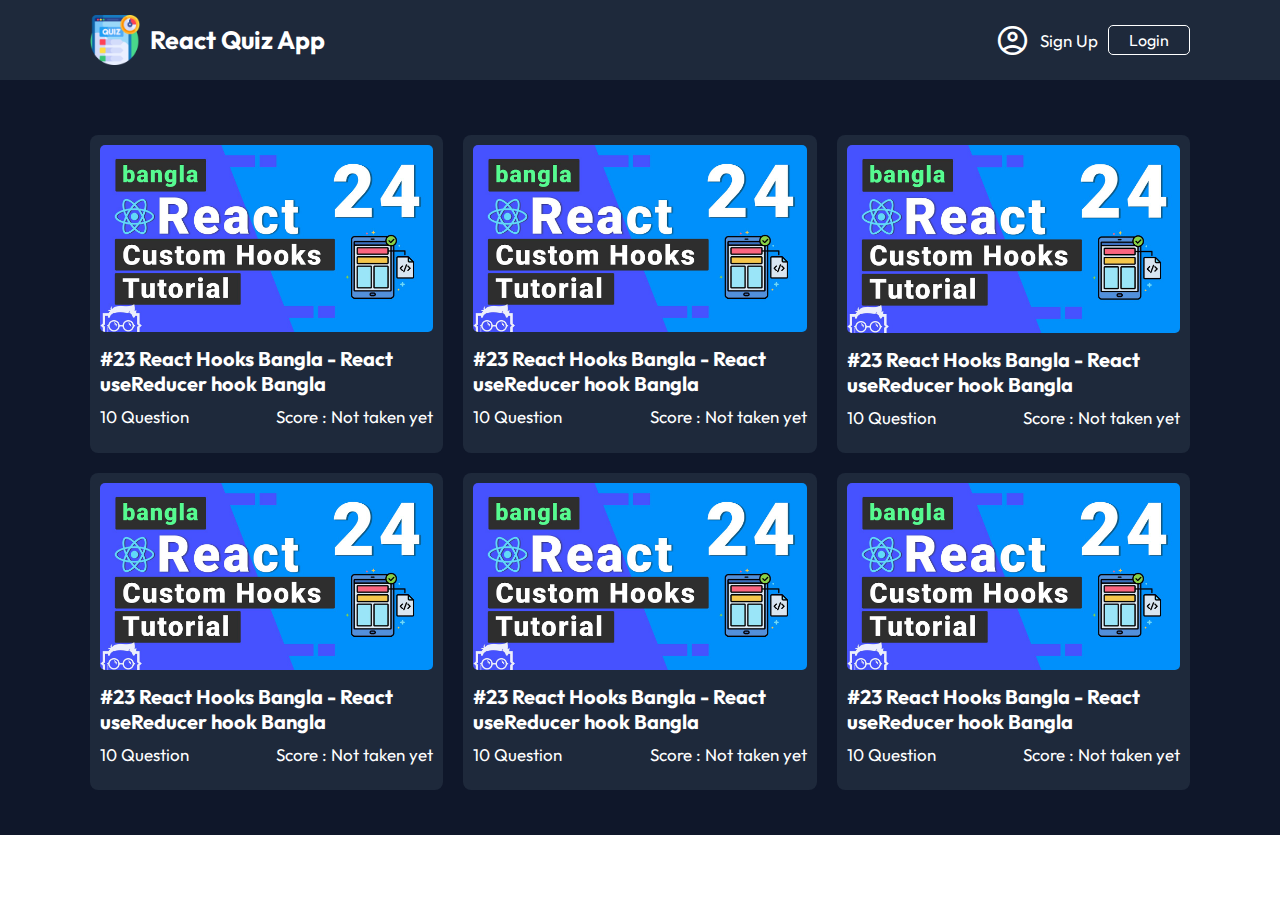
<file: index.html>
<!DOCTYPE html>
<html lang="en">
  <head>
    <meta charset="UTF-8" />
    <meta name="viewport" content="width=device-width, initial-scale=1.0" />
    <title>quiz</title>
    <!-- ======== website favicon image ========== -->
    <link rel="shortcut icon" href="./images/favicon.png" type="image/x-icon" />
    <!-- ======= google icon link ======= -->
    <link
      rel="stylesheet"
      href="https://fonts.googleapis.com/css2?family=Material+Symbols+Rounded:opsz,wght,FILL,GRAD@20..48,100..700,0..1,-50..200"
    />
    <!-- =========== css file link ========= -->
    <link rel="stylesheet" href="/styles/style.css" />
  </head>
  <body>
    <header>
      <nav class="nav_bar container">
        <a href="./index.html" class="logo">
          <img src="./images/quiz.png" alt="quiz-image" />
          <span>React Quiz App</span>
        </a>
        <div class="account">
          <span class="material-symbols-rounded"> account_circle </span>
          <!-- <span class="user_name">Rohan</span> -->
          <a class="signup_btn" href="">Sign Up</a>
          <a class="login_btn" href="">Login</a>
          <!-- <span class="material-symbols-rounded logout"> logout </span> -->
        </div>
      </nav>
    </header>
    <header>
      <nav class="nav_bar container">
        <a href="./index.html" class="logo">
          <img src="./images/quiz.png" alt="quiz-image" />
          <span>React Quiz App</span>
        </a>
        <div class="account">
          <span class="material-symbols-rounded"> account_circle </span>
          <!-- <span class="user_name">Rohan</span> -->
          <a class="signup_btn" href="./signup.html">Sign Up</a>
          <a class="login_btn" href="./login.html">Login</a>
          <!-- <span class="material-symbols-rounded logout"> logout </span> -->
        </div>
      </nav>
    </header>
    <section>
      <div class="container">
        <div class="videos">
          <a href="/quiz.html" class="video">
            <img src="./images/3.jpg" alt="video_thumbnail" />
            <h3>#23 React Hooks Bangla - React useReducer hook Bangla</h3>
            <div class="score-box">
              <span>10 Question</span>
              <span>Score : Not taken yet</span>
            </div>
          </a>
          <a href="/quiz.html" class="video">
            <img src="./images/3.jpg" alt="video_thumbnail" />
            <h3>#23 React Hooks Bangla - React useReducer hook Bangla</h3>
            <div class="score-box">
              <span>10 Question</span>
              <span>Score : Not taken yet</span>
            </div>
          </a>
          <a href="#" class="video">
            <img src="./images/3.jpg" alt="video_thumbnail" />
            <h3>#23 React Hooks Bangla - React useReducer hook Bangla</h3>
            <div class="score-box">
              <span>10 Question</span>
              <span>Score : Not taken yet</span>
            </div>
          </a>
          <a href="#" class="video">
            <img src="./images/3.jpg" alt="video_thumbnail" />
            <h3>#23 React Hooks Bangla - React useReducer hook Bangla</h3>
            <div class="score-box">
              <span>10 Question</span>
              <span>Score : Not taken yet</span>
            </div>
          </a>
          <a href="#" class="video">
            <img src="./images/3.jpg" alt="video_thumbnail" />
            <h3>#23 React Hooks Bangla - React useReducer hook Bangla</h3>
            <div class="score-box">
              <span>10 Question</span>
              <span>Score : Not taken yet</span>
            </div>
          </a>
          <a href="#" class="video">
            <img src="./images/3.jpg" alt="video_thumbnail" />
            <h3>#23 React Hooks Bangla - React useReducer hook Bangla</h3>
            <div class="score-box">
              <span>10 Question</span>
              <span>Score : Not taken yet</span>
            </div>
          </a>
        </div>
      </div>
    </section>
    <script src="./script.js"></script>
  </body>
</html>
</file>
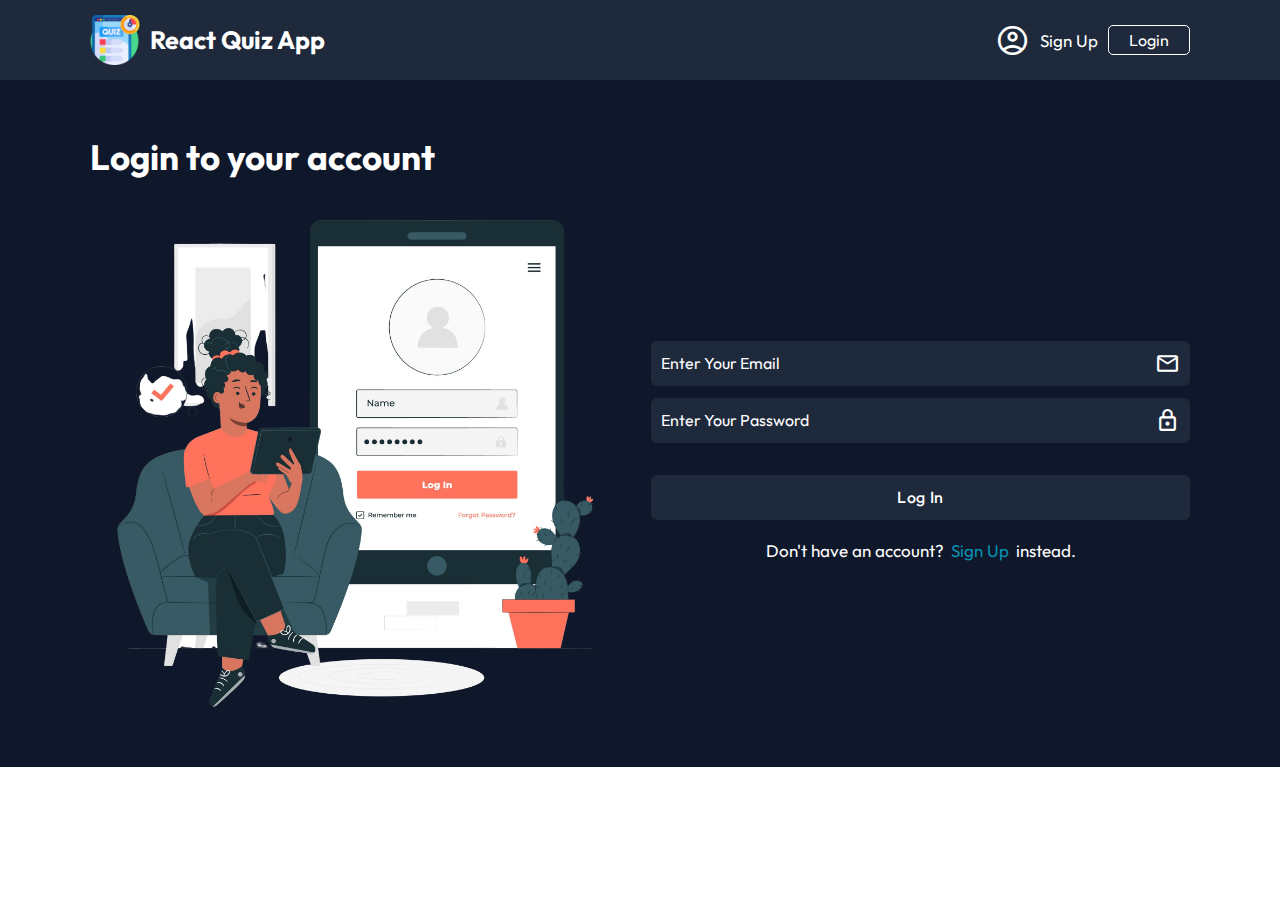
<file: login.html>
<!DOCTYPE html>
<html lang="en">
  <head>
    <meta charset="UTF-8" />
    <meta name="viewport" content="width=device-width, initial-scale=1.0" />
    <title>login</title>
    <!-- ======== website favicon image ========== -->
    <link rel="shortcut icon" href="./images/favicon.png" type="image/x-icon" />
    <!-- ======= google icon link ======= -->
    <link
      rel="stylesheet"
      href="https://fonts.googleapis.com/css2?family=Material+Symbols+Rounded:opsz,wght,FILL,GRAD@20..48,100..700,0..1,-50..200"
    />
    <!-- =========== css file link ========= -->
    <link rel="stylesheet" href="./styles/style.css" />
    <link rel="stylesheet" href="./styles/signup.css" />
  </head>
  <body>
    <header>
      <nav class="nav_bar container">
        <a href="./index.html" class="logo">
          <img src="./images/quiz.png" alt="quiz-image" />
          <span>React Quiz App</span>
        </a>
        <div class="account">
          <span class="material-symbols-rounded"> account_circle </span>
          <!-- <span class="user_name">Rohan</span> -->
          <a class="signup_btn" href="signup.html">Sign Up</a>
          <a class="login_btn" href="login.html">Login</a>
          <!-- <span class="material-symbols-rounded logout"> logout </span> -->
        </div>
      </nav>
    </header>
    <section>
      <div class="container">
        <h1>Login to your account</h1>
        <div class="signup_wrapper">
          <div class="illustration">
            <img src="./images/login.png" alt="signup_image" />
          </div>
          <form class="from">
            <div class="text_input">
              <input type="email" placeholder="Enter Your Email" />
              <span class="material-symbols-rounded"> mail </span>
            </div>
            <div class="text_input">
              <input placeholder="Enter Your Password" />
              <span class="material-symbols-rounded"> lock </span>
            </div>
            <button class="form_submit" type="submit">Log In</button>
            <div class="info">
              <span
                >Don't have an account?
                <a href="./signup.html">Sign Up</a> instead.</span
              >
            </div>
          </form>
        </div>
      </div>
    </section>
  </body>
</html>
</file>
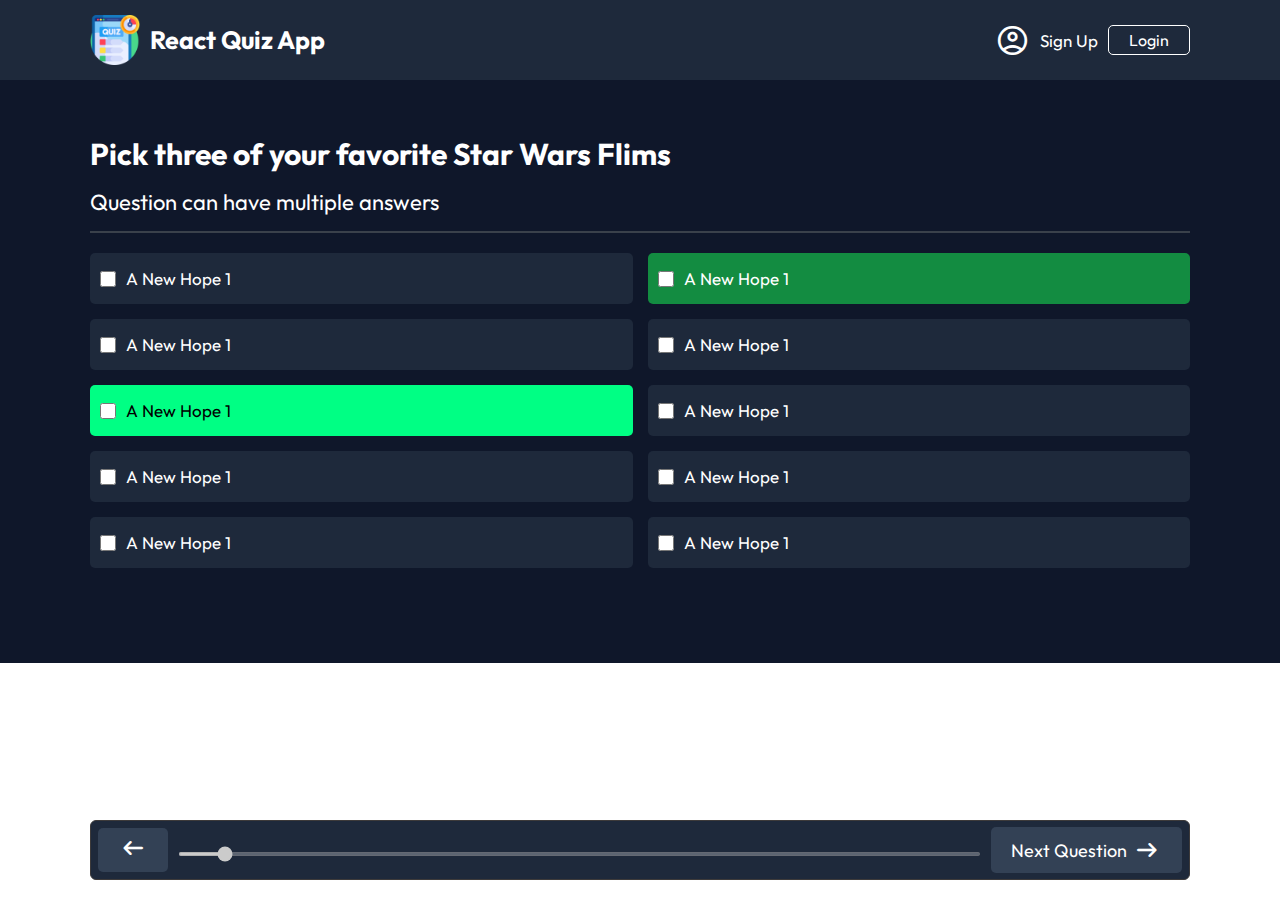
<file: quiz.html>
<!DOCTYPE html>
<html lang="en">
  <head>
    <meta charset="UTF-8" />
    <meta name="viewport" content="width=device-width, initial-scale=1.0" />
    <title>quiz</title>
    <!-- ======== website favicon image ========== -->
    <link rel="shortcut icon" href="./images/favicon.png" type="image/x-icon" />
    <!-- ======= google icon link ======= -->
    <link
      rel="stylesheet"
      href="https://fonts.googleapis.com/css2?family=Material+Symbols+Rounded:opsz,wght,FILL,GRAD@20..48,100..700,0..1,-50..200"
    />
    <!-- =========== css file link ========= -->
    <link rel="stylesheet" href="/styles/style.css" />
    <link rel="stylesheet" href="./styles/quiz.css" />
  </head>

  <body>
    <header>
      <nav class="nav_bar container">
        <a href="./index.html" class="logo">
          <img src="./images/quiz.png" alt="quiz-image" />
          <span>React Quiz App</span>
        </a>
        <div class="account">
          <span class="material-symbols-rounded"> account_circle </span>
          <!-- <span class="user_name">Rohan</span> -->
          <a class="signup_btn" href="./signup.html">Sign Up</a>
          <a class="login_btn" href="./login.html">Login</a>
          <!-- <span class="material-symbols-rounded logout"> logout </span> -->
        </div>
      </nav>
    </header>
    <section>
      <div class="container">
        <h1 class="question">Pick three of your favorite Star Wars Flims</h1>
        <p class="multiple-ans">Question can have multiple answers</p>
        <hr />
        <div class="answers">
          <label> <input type="checkbox" /> <span>A New Hope 1</span> </label>
          <label class="wrong">
            <input type="checkbox" /> <span>A New Hope 1</span>
          </label>
          <label> <input type="checkbox" /> <span>A New Hope 1</span> </label>
          <label> <input type="checkbox" /> <span>A New Hope 1</span> </label>
          <label class="correct">
            <input type="checkbox" /> <span>A New Hope 1</span>
          </label>
          <label> <input type="checkbox" /> <span>A New Hope 1</span> </label>
          <label> <input type="checkbox" /> <span>A New Hope 1</span> </label>
          <label> <input type="checkbox" /> <span>A New Hope 1</span> </label>
          <label> <input type="checkbox" /> <span>A New Hope 1</span> </label>
          <label> <input type="checkbox" /> <span>A New Hope 1</span> </label>
        </div>
        <div class="progressBar">
          <div class="right-arrow">
            <span class="material-symbols-rounded"> arrow_left_alt </span>
          </div>
          <div class="range">
            <input type="range" disabled value="5" />
          </div>
          <a href="/result.html" class="next_btn"
            ><button>Next Question</button
            ><span class="material-symbols-rounded"> arrow_right_alt </span></a
          >
        </div>
      </div>
    </section>
  </body>
</html>
</file>
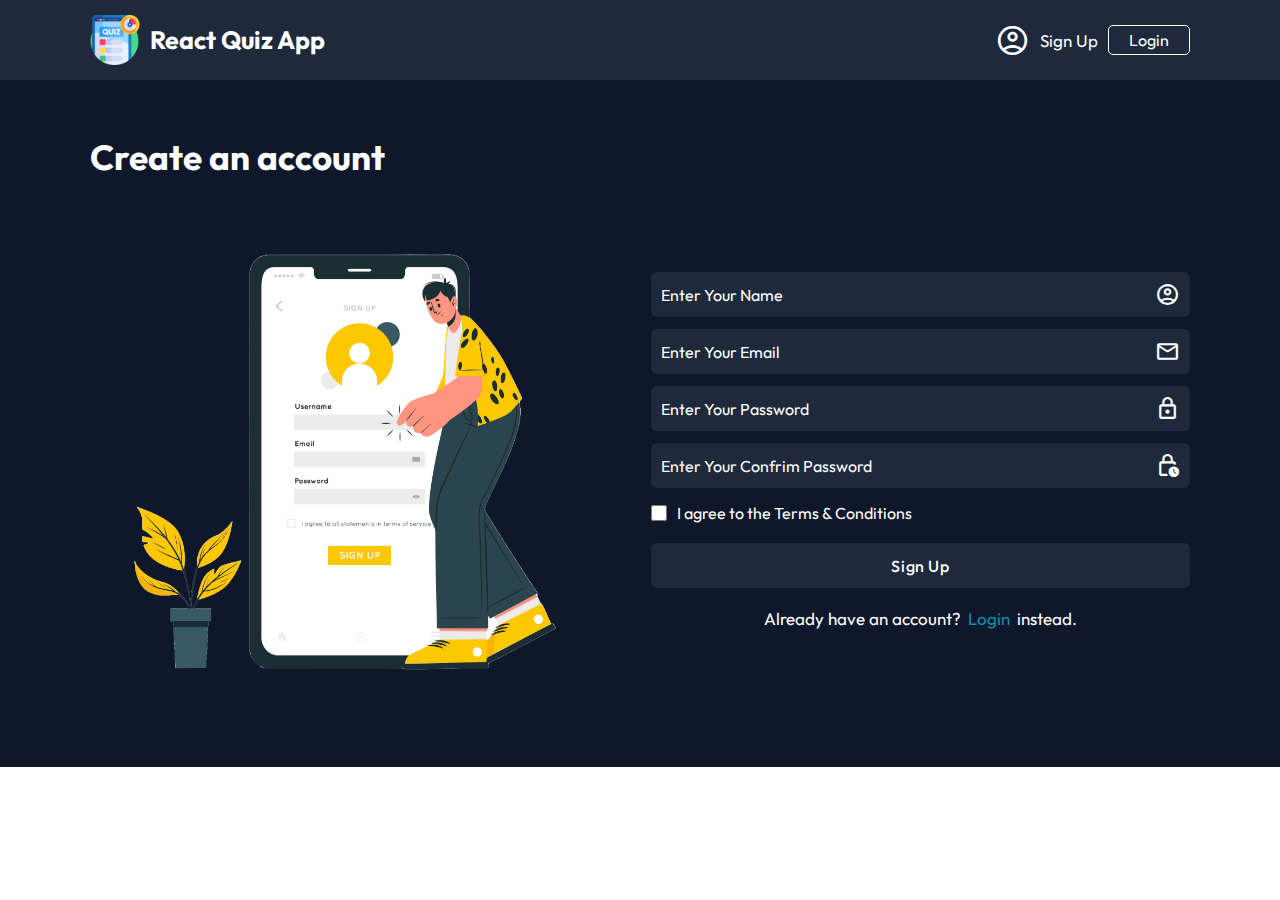
<file: signup.html>
<!DOCTYPE html>
<html lang="en">
  <head>
    <meta charset="UTF-8" />
    <meta name="viewport" content="width=device-width, initial-scale=1.0" />
    <title>signup</title>
    <!-- ======== website favicon image ========== -->
    <link rel="shortcut icon" href="./images/favicon.png" type="image/x-icon" />
    <!-- ======= google icon link ======= -->
    <link
      rel="stylesheet"
      href="https://fonts.googleapis.com/css2?family=Material+Symbols+Rounded:opsz,wght,FILL,GRAD@20..48,100..700,0..1,-50..200"
    />
    <!-- =========== css file link ========= -->
    <link rel="stylesheet" href="./styles/style.css" />
    <link rel="stylesheet" href="./styles/signup.css" />
  </head>
  <body>
    <header>
      <nav class="nav_bar container">
        <a href="./index.html" class="logo">
          <img src="./images/quiz.png" alt="quiz-image" />
          <span>React Quiz App</span>
        </a>
        <div class="account">
          <span class="material-symbols-rounded"> account_circle </span>
          <!-- <span class="user_name">Rohan</span> -->
          <a class="signup_btn" href="signup.html">Sign Up</a>
          <a class="login_btn" href="login.html">Login</a>
          <!-- <span class="material-symbols-rounded logout"> logout </span> -->
        </div>
      </nav>
    </header>
    <section>
      <div class="container">
        <h1>Create an account</h1>
        <div class="signup_wrapper">
          <div class="illustration">
            <img src="./images/sign.png" alt="signup_image" />
          </div>
          <form class="from">
            <div class="text_input">
              <input type="text" placeholder="Enter Your Name" />
              <span class="material-symbols-rounded"> account_circle </span>
            </div>
            <div class="text_input">
              <input type="email" placeholder="Enter Your Email" />
              <span class="material-symbols-rounded"> mail </span>
            </div>
            <div class="text_input">
              <input placeholder="Enter Your Password" type="text" />
              <span class="material-symbols-rounded"> lock </span>
            </div>
            <div class="text_input">
              <input type="text" placeholder="Enter Your Confrim Password" />
              <span class="material-symbols-rounded"> lock_clock </span>
            </div>
            <label class="checkbox">
              <input type="checkbox" />
              <span>I agree to the Terms & Conditions</span>
            </label>
            <button class="form_submit" type="submit">Sign Up</button>
            <div class="info">
              <span
                >Already have an account? <a href="">Login</a> instead.</span
              >
            </div>
          </form>
        </div>
      </div>
    </section>
  </body>
</html>
</file>
<file: styles/style.css>
/* =========== imoort google font - (Outfit/Poppins)  */

@import url("https://fonts.googleapis.com/css2?family=Outfit:wght@100..900&display=swap");

/* =========== universel selector css ============ */
* {
  margin: 0;
  padding: 0;
  box-sizing: border-box;
}
/* ========= body css ========== */
body {
  font-family: "Outfit", sans-serif;
}
:root {
  --header-bg-color: rgb(30 41 59);
  --text-color: #fff;
  --primary-bg: rgb(71 85 105);
  --section-bg: rgb(15 23 42);
  --correct-color: #00ff84;
  --wrong-color: #138c41;
}

::-webkit-scrollbar {
  width: 10px;
  background-color: rgb(51 65 85);
  color: var(--primary-bg);
}

::-webkit-scrollbar-track {
  border-radius: 50px;
}

::-webkit-scrollbar-thumb {
  background: var(--primary-bg);
  border-radius: 10px;
}

a {
  text-decoration: none;
}

section {
  background-color: var(--section-bg);
  padding-top: 120px;
  padding-bottom: 30px;
}

.container {
  max-width: 1140px;
  width: 100%;
  margin: auto;
  padding: 15px 20px;
}

h1 {
  color: var(--text-color);
  font-size: 35px;
}

.multiple-ans {
  color: var(--text-color);
  font-size: 22px;
  margin-bottom: 15px;
}

.question {
  font-size: 30px;
  margin-bottom: 15px;
}

hr {
  border: 0.5px solid rgb(58, 65, 75);
  margin-bottom: 20px;
}

@media only screen and (max-width: 600px) {
  h1,
  .multiple-ans {
    font-size: 25px;
  }
  .multiple-ans {
    font-size: 18px;
  }
}

/* ====== header css ======== */
header {
  background-color: var(--header-bg-color);
  position: fixed;
  width: 100%;
}
.nav_bar {
  display: flex;
  align-items: center;
  justify-content: space-between;
}
/* ====== logo css ====== */
.nav_bar .logo {
  display: flex;
  align-items: center;
}

.logo img {
  width: 50px;
  margin-right: 10px;
}

.logo span {
  font-size: 25px;
  font-weight: 700;
  color: var(--text-color);
}

@media only screen and (max-width: 600px) {
  .logo span {
    display: none;
  }
}

/* ========= account css ======= */
.account {
  display: flex;
  align-items: center;
  gap: 10px;
}

.material-symbols-rounded {
  color: var(--text-color);
  font-size: 35px;
}

.user_name {
  font-size: 17px;
  color: var(--text-color);
}

.signup_btn {
  color: var(--text-color);
  font-size: 17px;
  transition: transform 0.1s;
  font-family: "Outfit", sans-serif;
}

.signup_btn:active {
  transform: scale(0.95);
}

.login_btn {
  border: 1.5px solid var(--text-color);
  color: var(--text-color);
  padding: 4px 20px;
  border-radius: 5px;
  transition: transform 0.1s;
  font-family: "Outfit", sans-serif;
}

.login_btn:active {
  transform: scale(0.95);
}

.logout {
  font-size: 30px;
  cursor: pointer;
  transition: transform 0.1s;
}

.logout:active {
  transform: scale(0.95);
}

/* ======== video  css ======== */
.videos {
  display: grid;
  grid-template-columns: repeat(auto-fit, minmax(300px, 1fr));
  gap: 20px;
}

.video {
  background-color: var(--header-bg-color);
  border-radius: 8px;
  padding: 10px;
  cursor: pointer;
  color: var(--text-color);
}

.video img {
  width: 100%;
  border-radius: 5px;
}

.video h3 {
  font-size: 20px;
  margin: 10px 0px;
}

.score-box {
  display: flex;
  align-items: center;
  justify-content: space-between;
  margin-bottom: 15px;
}

.score-box span {
  font-size: 17px;
}
</file>
<file: styles/signup.css>
/* ======= signup wrapper css ==== */
.signup_wrapper {
  display: flex;
  align-items: center;
  justify-content: space-between;
  color: var(--text-color);
}
@media only screen and (max-width: 900px) {
  .signup_wrapper {
    flex-direction: column;
  }
}

/* ========= illustration css ====== */
.illustration {
  width: 49%;
}
.illustration img {
  width: 100%;
}

@media only screen and (max-width: 900px) {
  .illustration {
    width: 100%;
  }
}

/* =========== form css ========= */
.from {
  width: 49%;
}
@media only screen and (max-width: 900px) {
  .from {
    width: 100%;
  }
}
/* ========= text input .css =========== */
.text_input {
  width: 100%;
  height: 45px;
  background: var(--header-bg-color);
  margin-bottom: 12px;
  border-radius: 6px;
  display: flex;
  align-items: center;
  justify-content: space-between;
  padding: 0px 10px;
}

.text_input input {
  width: 100%;
  height: 100%;
  background-color: transparent;
  border: 0;
  outline: 0;
  font-size: 16px;
  color: var(--text-color);
  font-family: "Outfit", sans-serif;
}

.text_input input::placeholder {
  color: var(--text-color);
}

.text_input span {
  font-size: 25px;
}
/* ======== checkbox css ===== */
.checkbox {
  margin-top: 15px;
  display: flex;
  align-items: center;
  gap: 10px;
  cursor: pointer;
}
.checkbox input[type="checkbox"] {
  height: 16px;
  width: 16px;
  cursor: pointer;
}

/* ======== sign up btn css ======= */
.form_submit {
  width: 100%;
  height: 45px;
  background: var(--header-bg-color);
  border: 0;
  outline: 0;
  border-radius: 6px;
  margin: 20px 0px;
  cursor: pointer;
  color: var(--text-color);
  font-size: 16px;
  letter-spacing: 0.6px;
  font-weight: 500;
  font-family: "Outfit", sans-serif;
  transition: transform 0.1s;
}

.form_submit:active {
  transform: scale(0.95);
}

/* ========= info css ========= */
.info {
  text-align: center;
}

.info span {
  font-size: 17px;
}

.info span a {
  color: rgb(8 145 178);
  padding: 0px 3px;
}
</file>
<file: styles/quiz.css>
/* ======answers css ======== */
.answers {
  display: grid;
  grid-template-columns: 1fr 1fr;
  gap: 15px;
  margin-bottom: 50px;
}

.correct {
  background-color: var(--correct-color);
  color: black;
}

.wrong {
  background-color: var(--wrong-color);
}

label {
  background-color: var(--header-bg-color);
  padding: 15px 10px;
  color: var(--text-color);
  border-radius: 5px;
  font-size: 17px;
  display: flex;
  align-items: center;
  gap: 10px;
  cursor: pointer;
}

label input[type="checkbox"] {
  width: 16px;
  height: 16px;
  cursor: pointer;
}

label span {
  font-size: 17px;
}

@media only screen and (max-width: 700px) {
  .answers {
    grid-template-columns: 1fr;
  }
}

/* ====== progressbar css ========= */
.progressBar {
  position: fixed;
  bottom: 20px;
  max-width: 1100px;
  width: 100%;
  height: 60px;
  margin: auto;
  margin-right: 20px;
  background-color: rgb(30 41 59);
  border: 1px solid #3d3a3a;
  border-radius: 6px;
  display: flex;
  align-items: center;
  gap: 10px;
}

.right-arrow {
  border-radius: 5px;
  background-color: rgb(51 65 85);
  margin-top: 7px;
  margin-bottom: 7px;
  margin-left: 7px;
  padding: 5px 20px;
  cursor: pointer;
  transition: transform 0.1s;
}

.right-arrow:active,
.next_btn:active {
  transform: scale(0.95);
}

.right-arrow span {
  font-size: 30px;
}

.range {
  flex: 1;
  cursor: pointer !important;
}

.range input {
  width: 100%;
  height: 4px;
  cursor: pointer !important;
}

.next_btn {
  border-radius: 5px;
  background-color: rgb(51 65 85);
  padding: 8px 20px;
  cursor: pointer;
  display: flex;
  align-items: center;
  gap: 5px;
  margin-right: 7px;
  transition: transform 0.1s;
  cursor: pointer !important;
}

.next_btn button {
  background-color: transparent;
  border: 0;
  outline: 0;
  color: var(--text-color);
  font-family: "Outfit", sans-serif;
  font-size: 18px;
}

.next_btn span {
  font-size: 30px;
}
</file>
